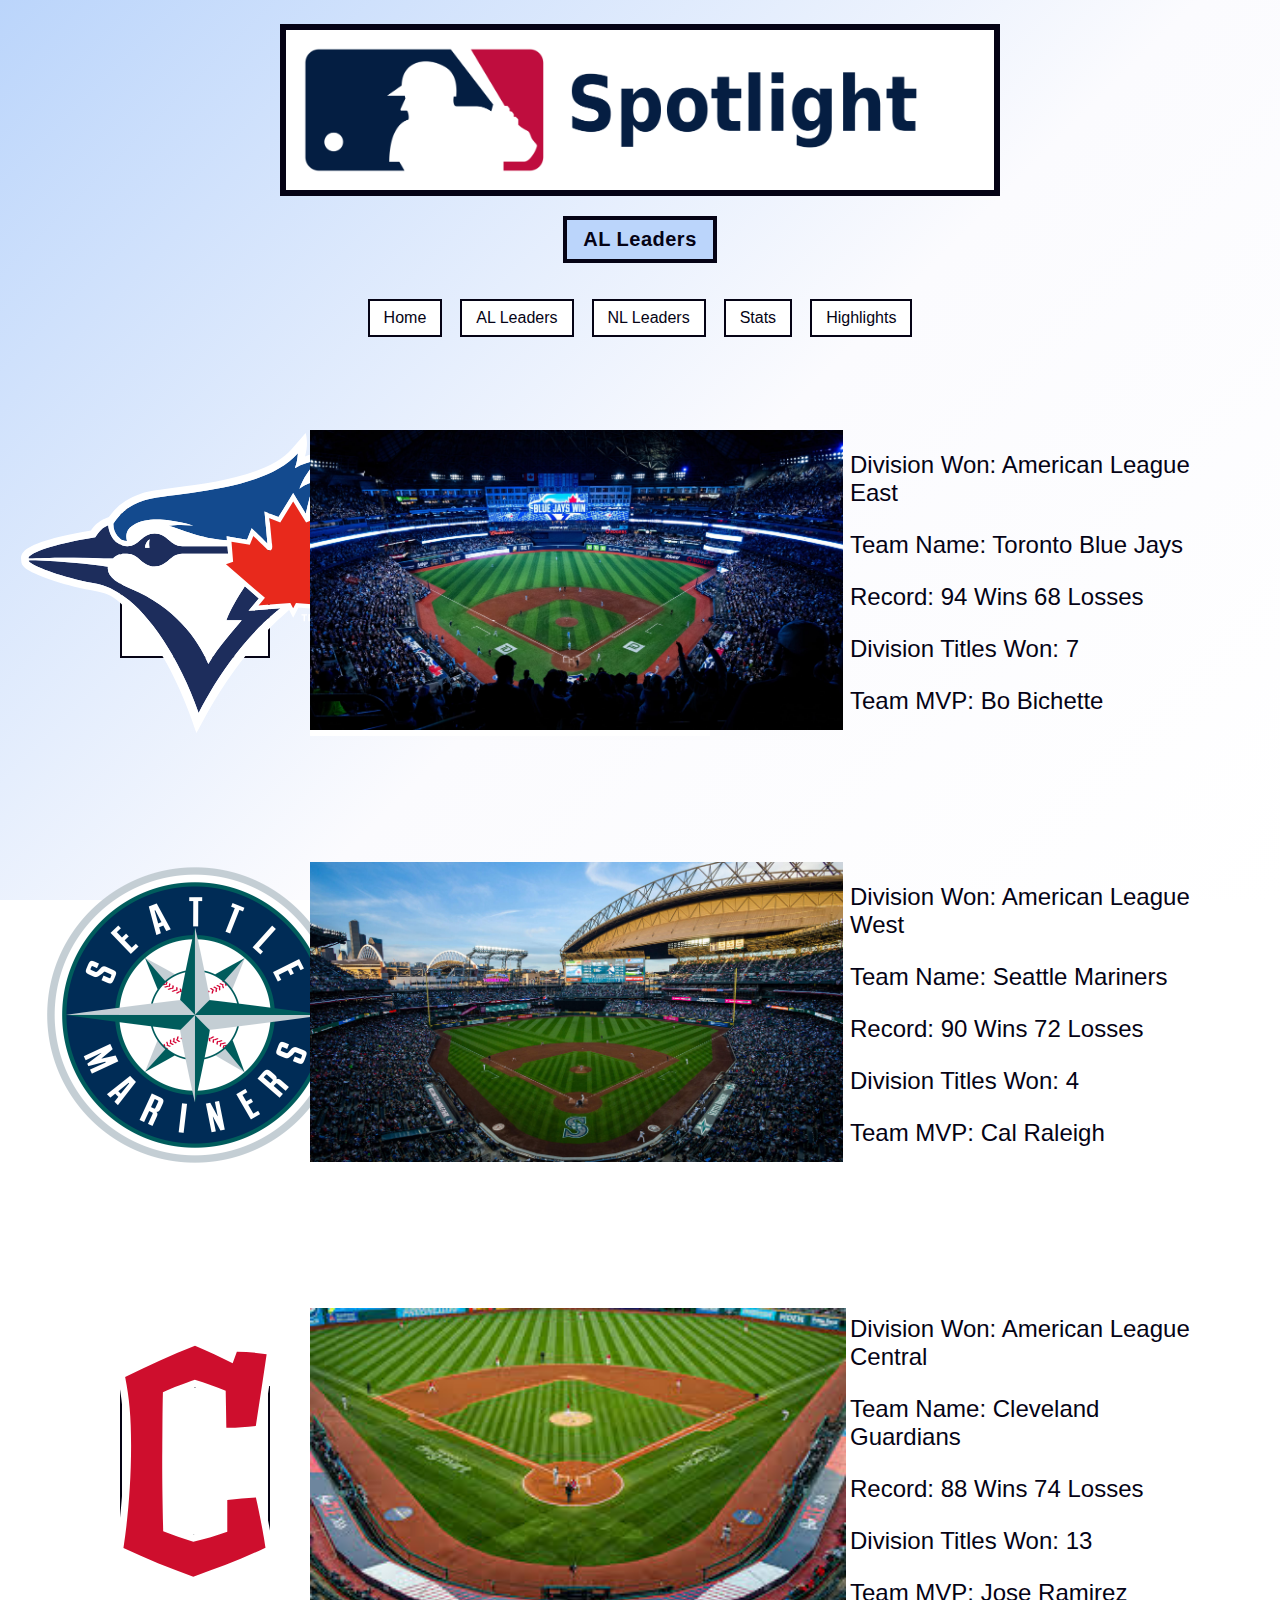
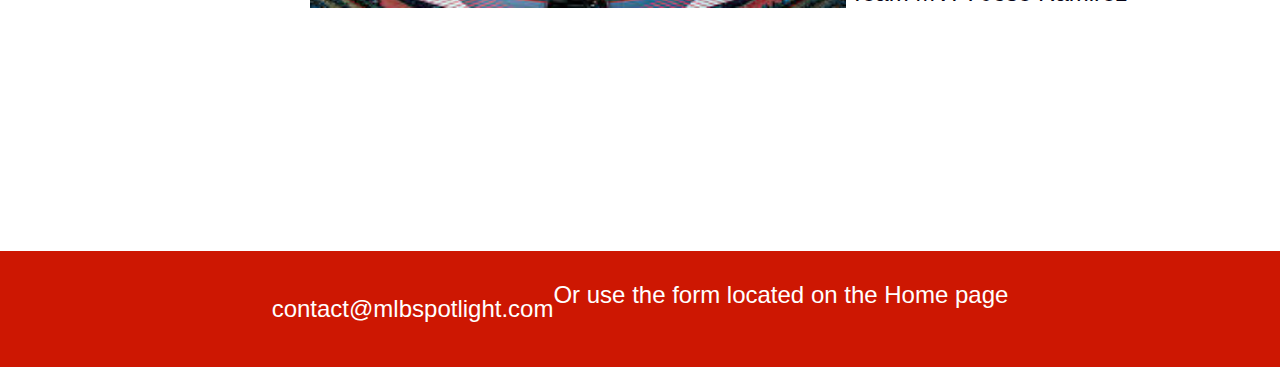
<file: AL_Leaders.html>
<!doctype html>
<html lang="en">
  <head>
    <meta charset="utf-8" />
    <meta name="viewport" content="width=device-width,initial-scale=1" />
    <title>AL Leaders</title>
    <link rel="stylesheet" href="mlb.css" />
  </head>
  <body>
    <header class="site-header">
      <div class="mlb-image">
        <img src="MLB_Spotlight_Logo.png" alt="MLB Spotlight Logo" />
      </div>
      <h1 class="site-title">AL Leaders</h1>
      <nav class="main-nav">
        <a href="index.html">Home</a>
        <a href="AL_Leaders.html">AL Leaders</a>
        <a href="NL_Leaders.html">NL Leaders</a>
        <a href="Stats.html">Stats</a>
        <a href="Highlights.html">Highlights</a>
      </nav>
    </header>

    <main class="container" style="font-size: 1.5rem;">
      <section class="team-grid">
        <article class="team-card">
          <div class="team-row">
            <div class="logo-box">
              <img src="BlueJays_Logo.svg" alt="Team 1 Logo" />
            </div>
            <div class="stadium-box">
              <img src="BlueJays_Stadium.jpg" alt="Rogers Centre Stadium" />
            </div>
            <div class="team-info">
              <p>Division Won: <span>American League East</span></p>
              <p>Team Name: <span>Toronto Blue Jays</span></p>
              <p>Record: <span>94 Wins 68 Losses</span></p>
              <p>Division Titles Won: <span>7</span></p>
              <p>Team MVP: <span>Bo Bichette</span></p>
            </div>
          </div>
        </article>

        <article class="team-card">
          <div class="team-row">
            <div class="logo-box">
              <img src="Seattle_Logo.webp" alt="Team 2 Logo" />
            </div>
            <div class="stadium-box">
              <img src="Seattle_Stadium.jpg" alt="T-Mobile Park Stadium" />
            </div>
            <div class="team-info">
              <p>Division Won: <span>American League West</span></p>
              <p>Team Name: <span>Seattle Mariners</span></p>
              <p>Record: <span>90 Wins 72 Losses</span></p>
              <p>Division Titles Won: <span>4</span></p>
              <p>Team MVP: <span>Cal Raleigh</span></p>
            </div>
          </div>
        </article>

        <article class="team-card">
          <div class="team-row">
            <div class="logo-box">
              <img src="Guardians_Logo.svg" alt="Team 3 Logo" />
            </div>
            <div class="stadium-box">
              <img src="Guardians_Stadium.jpeg" alt="Progressive Field Stadium" />
            </div>
            <div class="team-info">
              <p>Division Won: <span>American League Central</span></p>
              <p>Team Name: <span>Cleveland Guardians</span></p>
              <p>Record: <span>88 Wins 74 Losses</span></p>
              <p>Division Titles Won: <span>13</span></p>
              <p>Team MVP: <span>Jose Ramirez</span></p>
            </div>
          </div>
        </article>
      </section>
    </main>

    <footer class="site-footer" style="background-color: var(--secondary); color: #fff; text-align: center; padding: 20px;">
      <p style="font-size: 1.5rem;">contact@mlbspotlight.com</p>
      <p style="font-size: 1.5rem; margin-top: 10px;">Or use the form located on the Home page</p>
    </footer>

    <div class="form-overlay" onclick="closeForm()"></div>
    <div class="form-popup">
      <form onsubmit="submitForm(event)">
        <!-- ...existing form fields... -->
      </form>
    </div>
  </body>
</html>
</file>
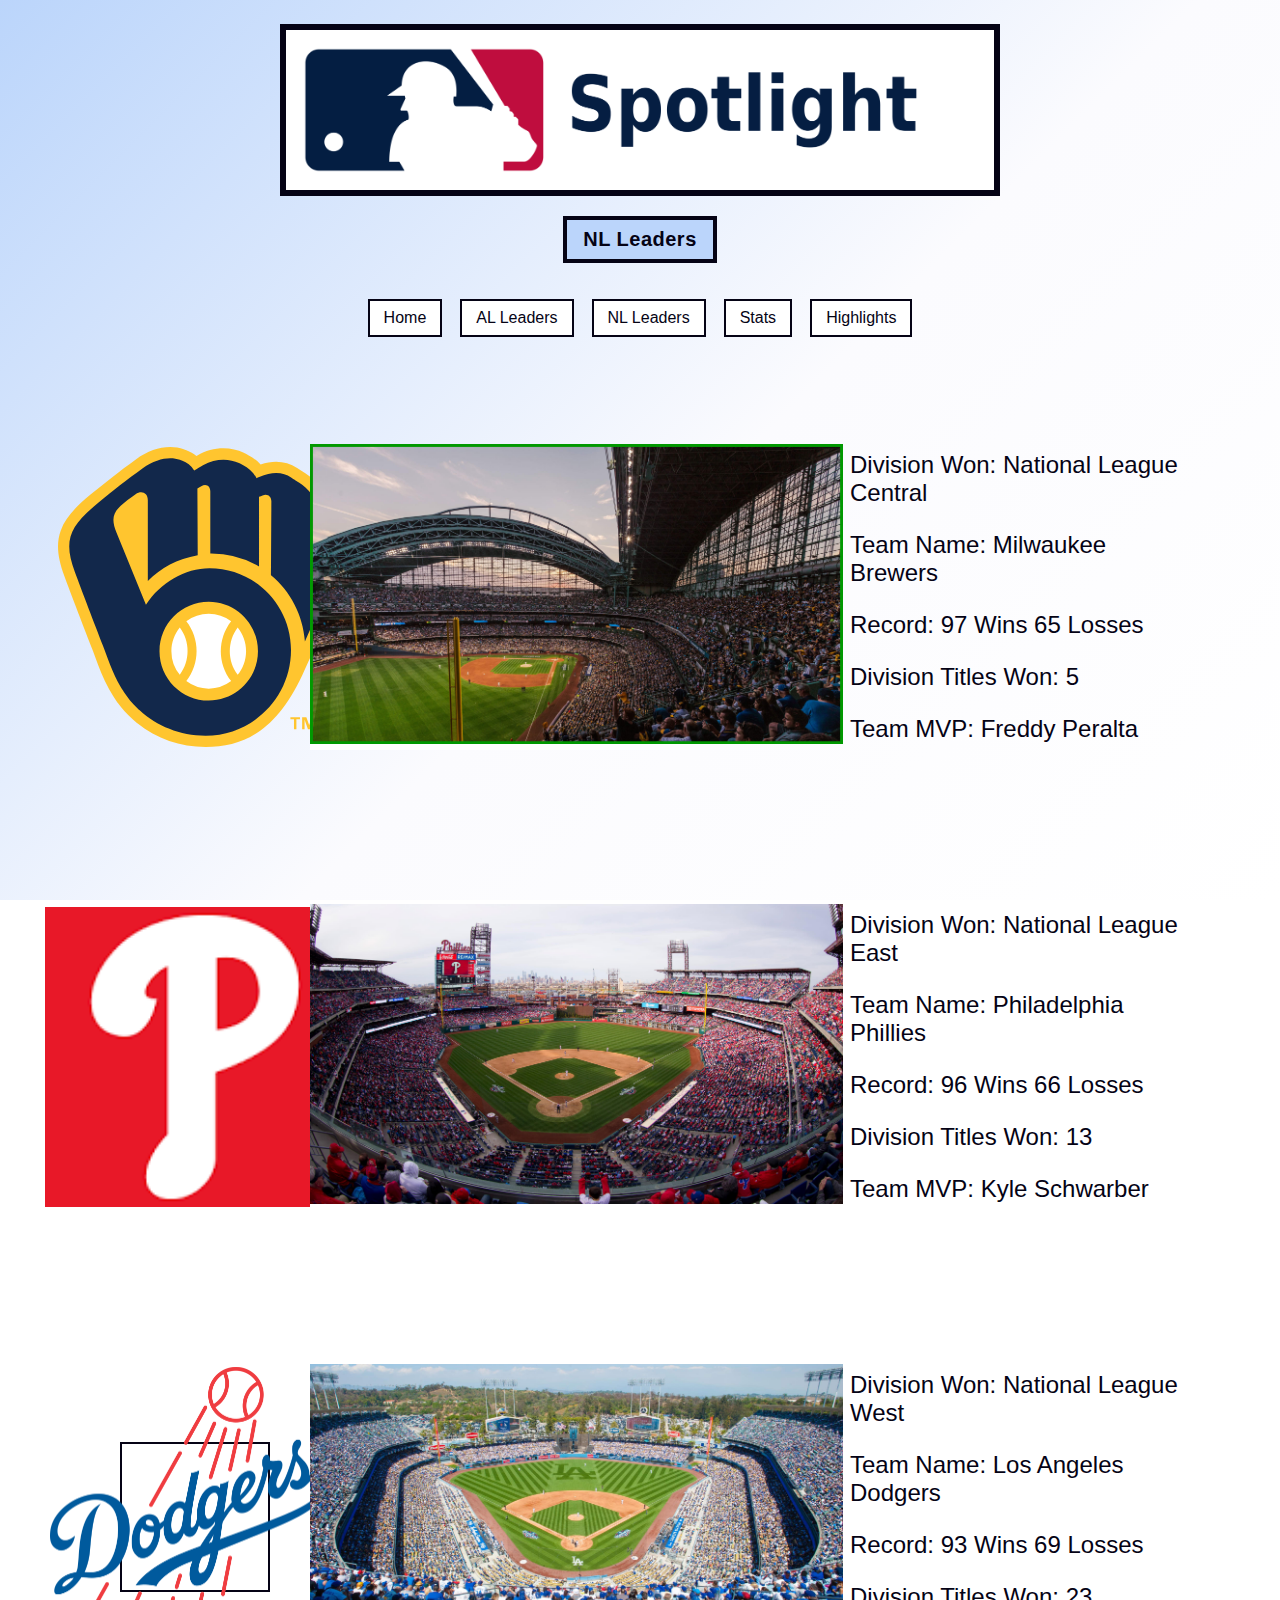
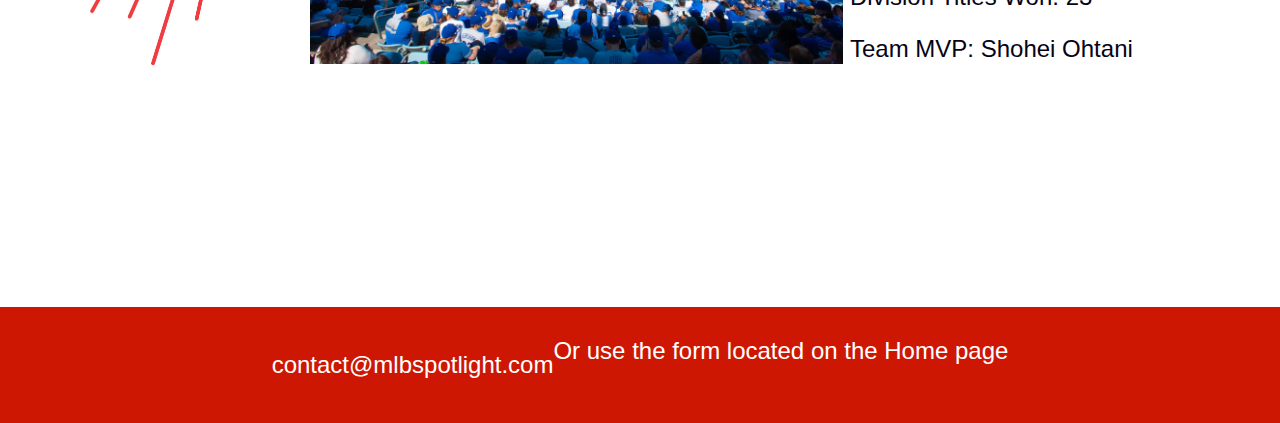
<file: NL_Leaders.html>
<!doctype html>
<html lang="en">
  <head>
    <meta charset="utf-8" />
    <meta name="viewport" content="width=device-width,initial-scale=1" />
    <title>NL Leaders</title>
    <link rel="stylesheet" href="mlb.css" />
  </head>
  <body>
    <header class="site-header">
      <div class="mlb-image">
        <img src="MLB_Spotlight_Logo.png" alt="MLB Spotlight Logo" />
      </div>
      <h1 class="site-title">NL Leaders</h1>
      <nav class="main-nav">
        <a href="index.html">Home</a>
        <a href="AL_Leaders.html">AL Leaders</a>
        <a href="NL_Leaders.html">NL Leaders</a>
        <a href="Stats.html">Stats</a>
        <a href="Highlights.html">Highlights</a>
      </nav>
    </header>

    <main class="container" style="font-size: 1.5rem;">
      <section class="team-grid">
        <article class="team-card">
          <div class="team-row">
            <div class="logo-box">
              <img src="Brewers_Logo.svg" alt="Team 1 Logo" />
            </div>
            <div class="stadium-box">
              <img src="Brewer_Stadium.jpg" alt="American Family Field Stadium" />
            </div>
            <div class="team-info">
              <p>Division Won: <span>National League Central</span></p>
              <p>Team Name: <span>Milwaukee Brewers</span></p>
              <p>Record: <span>97 Wins 65 Losses</span></p>
              <p>Division Titles Won: <span>5</span></p>
              <p>Team MVP: <span>Freddy Peralta</span></p>
            </div>
          </div>
        </article>

        <article class="team-card">
          <div class="team-row">
            <div class="logo-box">
              <img src="Phillies_logo.png" alt="Team 2 Logo" />
            </div>
            <div class="stadium-box">
              <img src="Phillies_Stadium.jpg" alt="Citizens Bank Park Stadium" />
            </div>
            <div class="team-info">
              <p>Division Won: <span>National League East</span></p>
              <p>Team Name: <span>Philadelphia Phillies</span></p>
              <p>Record: <span>96 Wins 66 Losses</span></p>
              <p>Division Titles Won: <span>13</span></p>
              <p>Team MVP: <span>Kyle Schwarber</span></p>
            </div>
          </div>
        </article>

        <article class="team-card">
          <div class="team-row">
            <div class="logo-box">
              <img src="Dodgers_Logo.png" alt="Team 3 Logo" />
            </div>
            <div class="stadium-box">
              <img src="Dodger_Stadium.jpg" alt="Dodger Stadium" />
            </div>
            <div class="team-info">
              <p>Division Won: <span>National League West</span></p>
              <p>Team Name: <span>Los Angeles Dodgers</span></p>
              <p>Record: <span>93 Wins 69 Losses</span></p>
              <p>Division Titles Won: <span>23</span></p>
              <p>Team MVP: <span>Shohei Ohtani</span></p>
            </div>
          </div>
        </article>
      </section>
    </main>

    <footer class="site-footer" style="background-color: var(--secondary); color: #fff; text-align: center; padding: 20px;">
      <p style="font-size: 1.5rem;">contact@mlbspotlight.com</p>
      <p style="font-size: 1.5rem; margin-top: 10px;">Or use the form located on the Home page</p>
    </footer>

    <div class="form-overlay" onclick="closeForm()"></div>
    <div class="form-popup">
      <form onsubmit="submitForm(event)">
        <!-- ...existing form fields... -->
      </form>
    </div>
  </body>
</html>
</file>
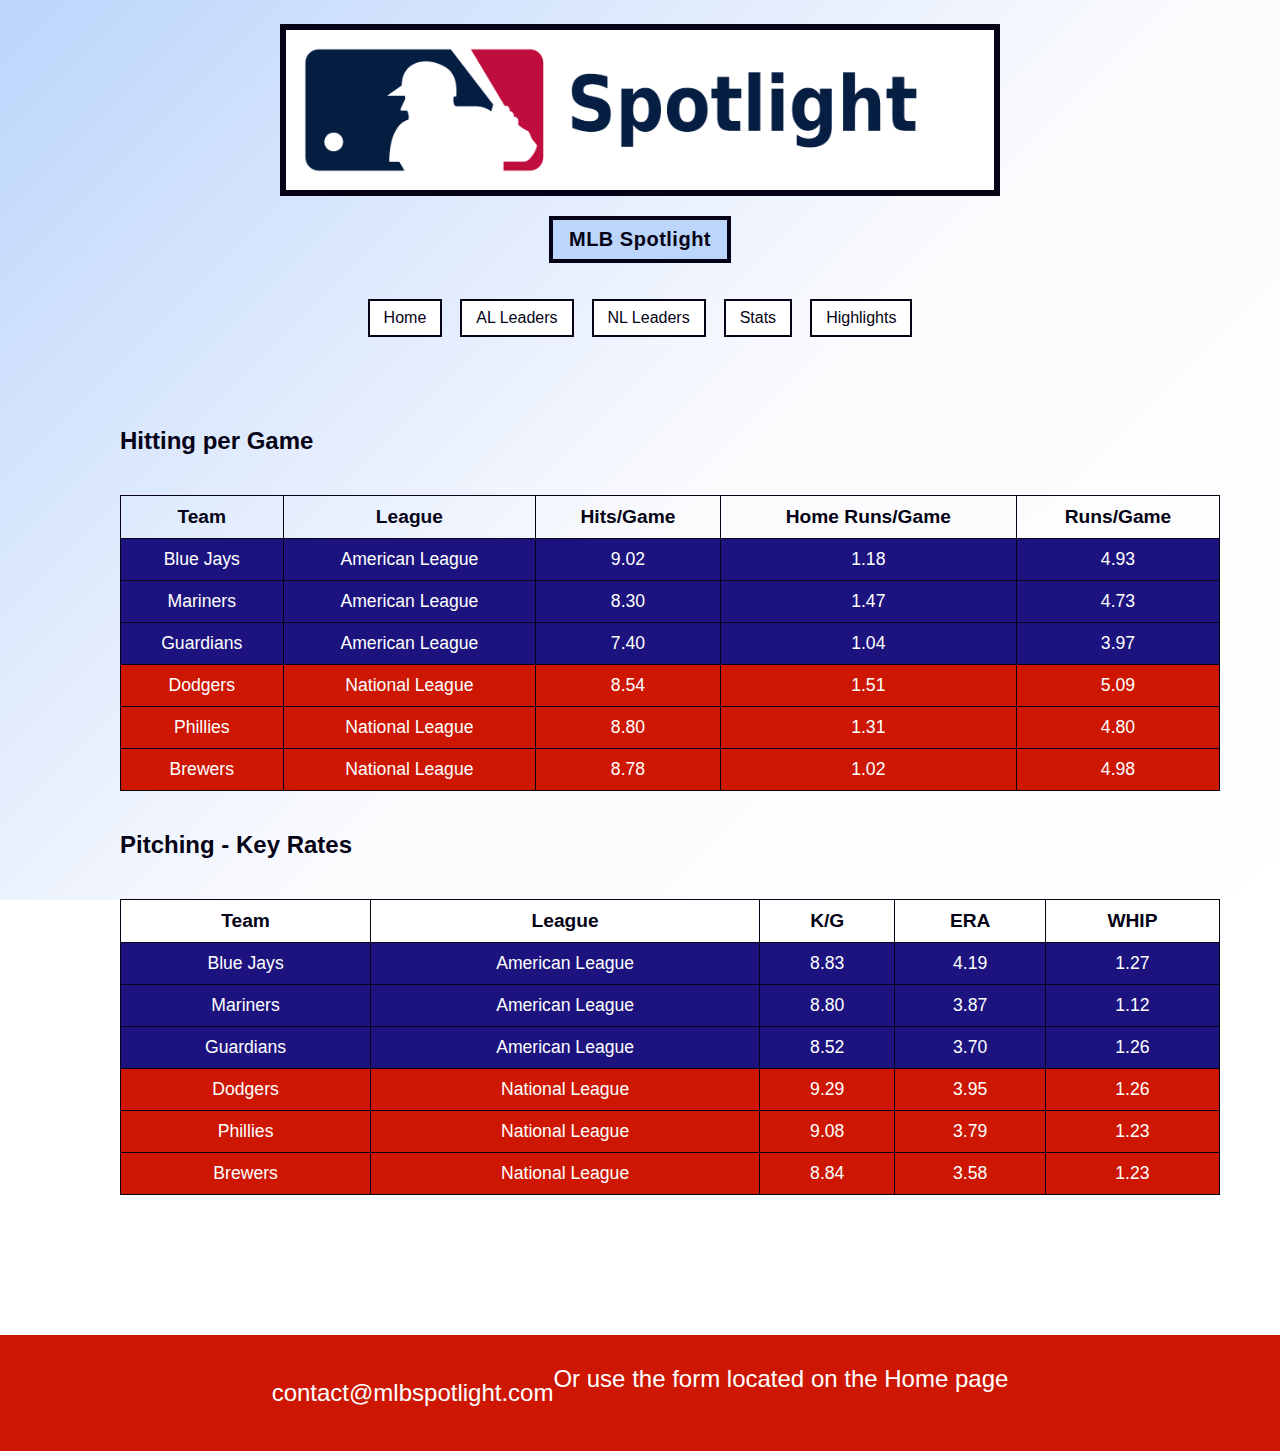
<file: Stats.html>
<!doctype html>
<html lang="en">
  <head>
    <meta charset="utf-8" />
    <meta name="viewport" content="width=device-width,initial-scale=1" />
    <title>MLB Spotlight - Stats</title>
    <link rel="stylesheet" href="mlb.css" />
  </head>
  <body>
    <header class="site-header">
      <div class="mlb-image">
        <img src="MLB_Spotlight_Logo.png" alt="MLB Spotlight Logo" />
      </div>
      <h1 class="site-title">MLB Spotlight</h1>
      <nav class="main-nav">
        <a href="index.html">Home</a>
        <a href="AL_Leaders.html">AL Leaders</a>
        <a href="NL_Leaders.html">NL Leaders</a>
        <a href="Stats.html">Stats</a>
        <a href="Highlights.html">Highlights</a>
      </nav>
    </header>

    <main class="container">
      <h2>Hitting per Game</h2>
      <table class="stats-table">
        <thead>
          <tr>
            <th>Team</th>
            <th>League</th>
            <th>Hits/Game</th>
            <th>Home Runs/Game</th>
            <th>Runs/Game</th>
          </tr>
        </thead>
        <tbody>
          <tr style="background-color: var(--primary); color: white;">
            <td>Blue Jays</td>
            <td>American League</td>
            <td>9.02</td>
            <td>1.18</td>
            <td>4.93</td>
          </tr>
          <tr style="background-color: var(--primary); color: white;">
            <td>Mariners</td>
            <td>American League</td>
            <td>8.30</td>
            <td>1.47</td>
            <td>4.73</td>
          </tr>
          <tr style="background-color: var(--primary); color: white;">
            <td>Guardians</td>
            <td>American League</td>
            <td>7.40</td>
            <td>1.04</td>
            <td>3.97</td>
          </tr>
          <tr style="background-color: var(--secondary); color: white;">
            <td>Dodgers</td>
            <td>National League</td>
            <td>8.54</td>
            <td>1.51</td>
            <td>5.09</td>
          </tr>
          <tr style="background-color: var(--secondary); color: white;">
            <td>Phillies</td>
            <td>National League</td>
            <td>8.80</td>
            <td>1.31</td>
            <td>4.80</td>
          </tr>
          <tr style="background-color: var(--secondary); color: white;">
            <td>Brewers</td>
            <td>National League</td>
            <td>8.78</td>
            <td>1.02</td>
            <td>4.98</td>
          </tr>
        </tbody>
      </table>

      <h2>Pitching - Key Rates</h2>
      <table class="stats-table">
        <thead>
          <tr>
            <th>Team</th>
            <th>League</th>
            <th>K/G</th>
            <th>ERA</th>
            <th>WHIP</th>
          </tr>
        </thead>
        <tbody>
          <tr style="background-color: var(--primary); color: white;">
            <td>Blue Jays</td>
            <td>American League</td>
            <td>8.83</td>
            <td>4.19</td>
            <td>1.27</td>
          </tr>
          <tr style="background-color: var(--primary); color: white;">
            <td>Mariners</td>
            <td>American League</td>
            <td>8.80</td>
            <td>3.87</td>
            <td>1.12</td>
          </tr>
          <tr style="background-color: var(--primary); color: white;">
            <td>Guardians</td>
            <td>American League</td>
            <td>8.52</td>
            <td>3.70</td>
            <td>1.26</td>
          </tr>
          <tr style="background-color: var(--secondary); color: white;">
            <td>Dodgers</td>
            <td>National League</td>
            <td>9.29</td>
            <td>3.95</td>
            <td>1.26</td>
          </tr>
          <tr style="background-color: var(--secondary); color: white;">
            <td>Phillies</td>
            <td>National League</td>
            <td>9.08</td>
            <td>3.79</td>
            <td>1.23</td>
          </tr>
          <tr style="background-color: var(--secondary); color: white;">
            <td>Brewers</td>
            <td>National League</td>
            <td>8.84</td>
            <td>3.58</td>
            <td>1.23</td>
          </tr>
        </tbody>
      </table>
    </main>

    <footer class="site-footer" style="background-color: var(--secondary); color: #fff; text-align: center; padding: 20px;">
      <p style="font-size: 1.5rem;">contact@mlbspotlight.com</p>
      <p style="font-size: 1.5rem; margin-top: 10px;">Or use the form located on the Home page</p>
    </footer>

    <div class="form-overlay" onclick="closeForm()"></div>
    <div class="form-popup">
      <form onsubmit="submitForm(event)">
        <!-- ...existing form fields... -->
      </form>
    </div>
  </body>
</html>
</file>
<file: mlb.css>
:root{
    --text: #050315;
    --background: #fbfbfe;
    --primary: #1c137e;
    --secondary: #cd1702;
    --accent: #bbd5fb;
}
*{box-sizing:border-box}
html,body{height:100%}
body{
    margin:0;
    font-family: 'Segoe UI', Roboto, Arial, sans-serif;
    color:var(--text);
    background: linear-gradient(135deg, var(--accent) 0%, var(--background) 55%, #ffffff 100%);
    background-attachment: fixed;
    -webkit-font-smoothing:antialiased;
}
.site-header{
    text-align:center;
    padding:24px 12px 12px;
}
.mlb-image{
    width:60%;
    max-width:720px;
    margin:0 auto 12px;
    border:6px solid var(--text);
    padding:12px;
    background:#fff;
}
.mlb-image img{display:block;width:100%;height:auto}
.site-title{
    display:inline-block;
    background:var(--accent);
    padding:8px 16px;
    margin:8px 0 18px;
    border:4px solid var(--text);
    font-weight:700;
    letter-spacing:0.5px;
}
.main-nav{display:flex;gap:18px;justify-content:center;flex-wrap:wrap;margin:18px 0}
.main-nav a{border:2px solid var(--text);padding:8px 14px;text-decoration:none;color:var(--text);background:#fff}
.container{min-height:60vh;padding:40px 20px;display:flex;flex-direction:column;align-items:stretch;padding-left:80px;margin: 0 auto;max-width: 1200px}
.league-grid{
    display:flex;
    justify-content:center;
    gap:40px;
    align-items:start;
    padding-top:20px
}
.league-card{
  width:400px;
  text-align:center;
}
.logo-box{
    width:400px;
    height:240px;
    border:4px solid var(--text);
    display:flex;
    align-items:center;
    justify-content:center;
    background:#fff;
}
.logo-box img {
  width: auto;
  height: 300px;
  object-fit: contain;
}
.stadium-box {
  width: 400px;
  height: auto;
  background: #fff;
}
.stadium-box img {
  width: auto;
  height: 300px;
  object-fit: contain;
}
.btn{
    display:inline-block;
    margin:14px auto 6px;
    border:3px solid var(--text);
    background:transparent;
    padding:8px 12px;
    text-decoration:none;
    color:var(--text);
    font-weight:600
}
.league-desc{
  margin-top:6px;
  font-style:italic;
}
.site-footer{margin-top:80px;display:flex;justify-content:center}
.footer-links{border:4px solid var(--text);background:var(--accent);padding:8px 14px}
@media (max-width:820px){
    .mlb-image{width:90%}
    .league-grid{grid-template-columns:1fr;gap:40px}
    .logo-box{
        width:300px;
        height:185px;
    }
    .league-card{width:300px}
}
.site-header .site-title{font-size:1.25rem}
.main-nav a:hover{background:var(--accent)}
.btn:hover{background:var(--accent)}
.team-row {
  display: flex;
  align-items: center;
  justify-content: center;
  gap: 40px;
  margin-bottom: 60px;
}

.logo-box {
  flex-shrink: 0;
  width: 150px;
  height: 150px;
  border: 2px solid var(--text);
  display: flex;
  align-items: center;
  justify-content: center;
  background: #fff;
}

.team-info {
  flex-grow: 1;
  padding: 20px;
  margin-left: 80px; /
}

.league-grid .logo-box {
  width: 250px;
  height: 250px;
  display: flex;
  align-items: center;
  justify-content: center;
}

.league-card .btn {
  margin: 10px auto;
}

.league-card .league-desc {
  margin-top: 5px;
}

.team-card {
  margin-bottom: 80px;
}

/* Add styles for the stats table */
.stats-table {
  width: 100%;
  border-collapse: collapse;
  margin: 20px 0;
  font-size: 1.2rem;
  text-align: center;
}

.stats-table th,
.stats-table td {
  border: 1px solid var(--text);
  padding: 10px;
}

.stats-table thead th {
  background-color: var(--primary);
  color: #fff;
}

.stats-table tbody tr:nth-child(1) {
  background-color: red;
  color: #fff;
}

.stats-table tbody tr:nth-child(2) {
  background-color: blue;
  color: #fff;
}

.stats-table tbody td {
  font-size: 1.1rem;
}


.stats-table thead tr:first-child th {
  background-color: transparent;
  color: var(--text);
}

.stats-table tbody tr.highlight-row {
  background-color: transparent;
  color: var(--text);
}
</file>
